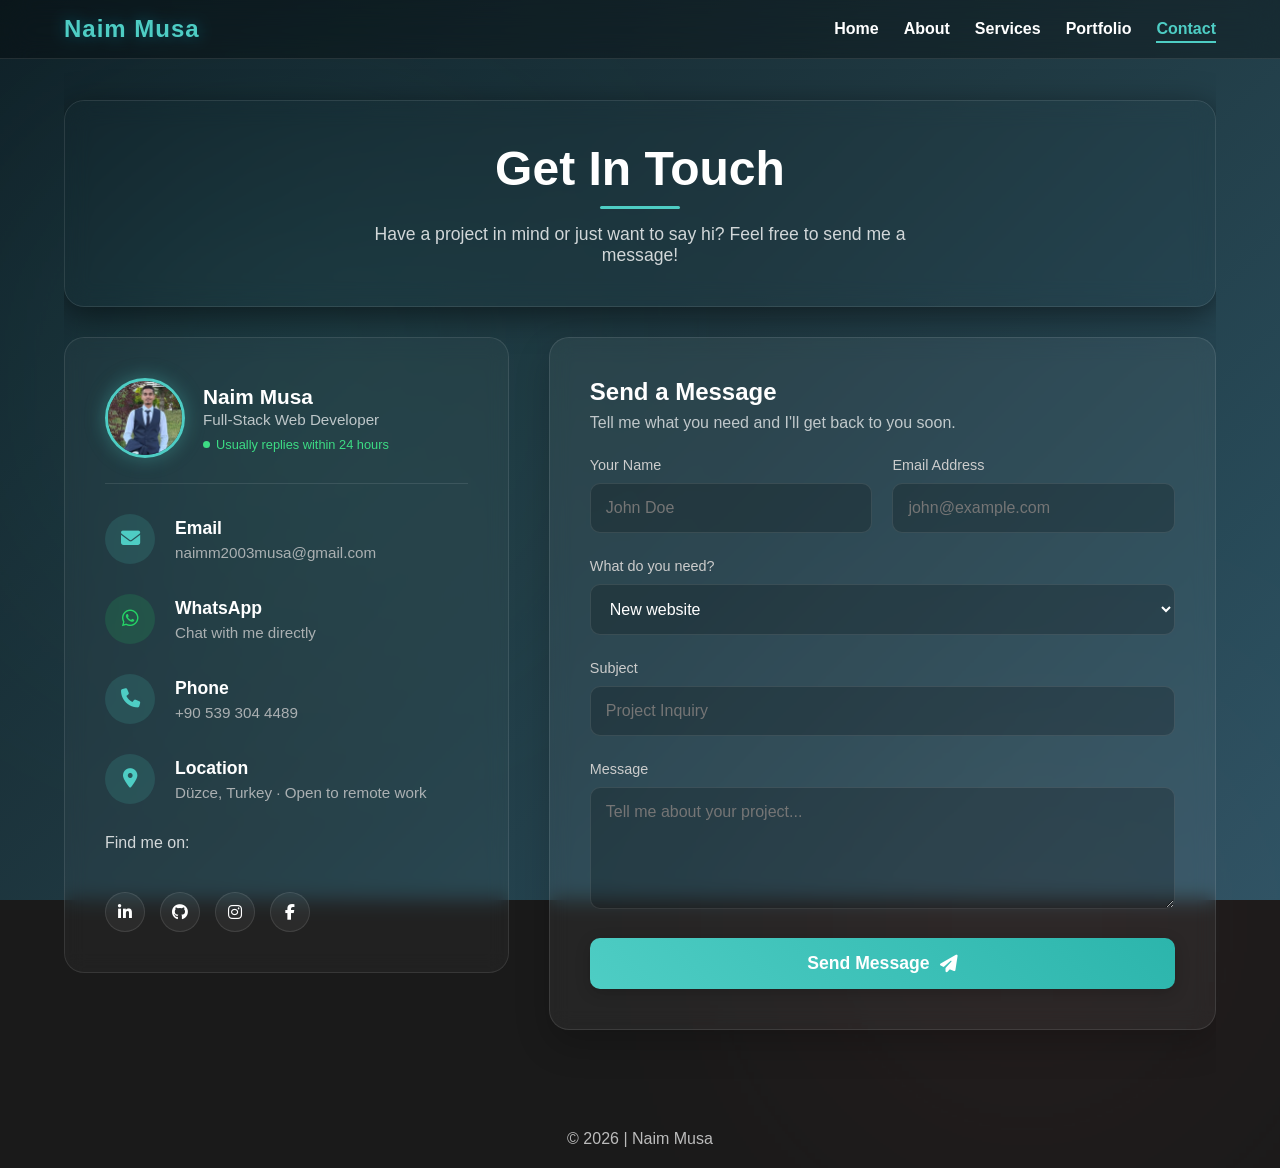
<file: contact.html>
<!DOCTYPE html>
<html lang="en">
<head>
    <meta charset="UTF-8">
    <meta name="viewport" content="width=device-width, initial-scale=1.0">
    <title>Contact | Naim Musa</title>
    <link rel="stylesheet" href="https://cdnjs.cloudflare.com/ajax/libs/font-awesome/6.7.2/css/all.min.css">
    <link rel="stylesheet" href="assets/css/style.css">
    <meta name="description" content="Get in touch with Naim Musa for your next web development project.">
    <link rel="icon" type="image/svg+xml" href="data:image/svg+xml,%3Csvg xmlns='http://www.w3.org/2000/svg' viewBox='0 0 100 100'%3E%3Crect width='100' height='100' rx='20' fill='%231a1a1a'/%3E%3Ctext x='50' y='68' font-family='Arial, sans-serif' font-size='60' font-weight='bold' fill='%234ECDC4' text-anchor='middle'%3EN%3C/text%3E%3C/svg%3E">

    <style>
        /* --- خلفية متحركة جمالية (Glowing Orbs) --- */
        body {
            position: relative;
            overflow-x: hidden;
        }

        /* الدائرة المشعة 1 */
        .glow-orb-1 {
            position: absolute;
            top: 20%;
            left: 10%;
            width: 300px;
            height: 300px;
            background: #4ECDC4;
            filter: blur(150px);
            opacity: 0.2;
            z-index: -1;
            animation: moveOrb 10s infinite alternate;
        }

        /* الدائرة المشعة 2 */
        .glow-orb-2 {
            position: absolute;
            bottom: 10%;
            right: 10%;
            width: 250px;
            height: 250px;
            background: #FF6B6B;
            filter: blur(150px);
            opacity: 0.15;
            z-index: -1;
            animation: moveOrb 8s infinite alternate-reverse;
        }

        @keyframes moveOrb {
            from { transform: translate(0, 0); }
            to { transform: translate(30px, 30px); }
        }

        /* --- تنسيق الحاوية الرئيسية --- */
        .contact-wrapper {
            display: grid;
            grid-template-columns: 1fr 1.5fr; /* العمود الأيمن (الفورم) أعرض قليلاً */
            gap: 40px;
            margin-top: 30px;
            align-items: start;
        }

        /* --- الصندوق الأيسر: معلومات الاتصال --- */
        .contact-info-box {
            background: rgba(255, 255, 255, 0.03);
            backdrop-filter: blur(10px);
            padding: 40px;
            border-radius: 20px;
            border: 1px solid rgba(255, 255, 255, 0.1);
            animation: slideInLeft 1s ease-out forwards;
        }

        .info-item {
            display: flex;
            align-items: center;
            margin-bottom: 30px;
        }

        .icon-circle {
            width: 50px;
            height: 50px;
            background: rgba(78, 205, 196, 0.15);
            border-radius: 50%;
            display: flex;
            align-items: center;
            justify-content: center;
            margin-right: 20px;
            font-size: 1.2rem;
            color: #4ECDC4;
            transition: 0.3s;
        }

        .info-item:hover .icon-circle {
            background: #4ECDC4;
            color: white;
            transform: scale(1.1);
        }

        .info-text h4 {
            font-size: 1.1rem;
            margin-bottom: 5px;
            color: #fff;
        }

        .info-text p {
            font-size: 0.95rem;
            color: #ccc;
            opacity: 0.8;
        }

        /* --- أيقونات السوشيال ميديا في الأسفل --- */
        .social-icons {
            margin-top: 40px;
            display: flex;
            gap: 15px;
        }

        .social-btn {
            width: 40px;
            height: 40px;
            border-radius: 50%;
            background: rgba(255,255,255,0.05);
            display: flex;
            align-items: center;
            justify-content: center;
            color: white;
            text-decoration: none;
            transition: 0.3s;
            border: 1px solid rgba(255,255,255,0.1);
        }

        .social-btn:hover {
            background: #4ECDC4;
            transform: translateY(-5px);
            border-color: #4ECDC4;
        }

        /* --- الصندوق الأيمن: الفورم --- */
        .contact-form-box {
            background: rgba(255, 255, 255, 0.05); /* لون أغمق قليلاً للتركيز */
            backdrop-filter: blur(10px);
            padding: 40px;
            border-radius: 20px;
            border: 1px solid rgba(255, 255, 255, 0.1);
            box-shadow: 0 15px 35px rgba(0,0,0,0.2);
            animation: slideInRight 1s ease-out forwards;
        }

        .form-group {
            margin-bottom: 25px;
            position: relative;
        }

        .form-group label {
            display: block;
            margin-bottom: 10px;
            font-size: 0.9rem;
            color: #ccc;
            font-weight: 500;
        }

        .form-group input, 
        .form-group textarea {
            width: 100%;
            padding: 15px;
            background: rgba(0, 0, 0, 0.2);
            border: 1px solid rgba(255, 255, 255, 0.1);
            border-radius: 10px;
            color: white;
            font-size: 1rem;
            transition: 0.3s;
            font-family: inherit; /* لضمان نفس الخط */
        }

        /* تأثير عند الكتابة (Focus) */
        .form-group input:focus, 
        .form-group textarea:focus {
            outline: none;
            border-color: #4ECDC4;
            background: rgba(0, 0, 0, 0.4);
            box-shadow: 0 0 10px rgba(78, 205, 196, 0.2);
        }

        /* زر الإرسال */
        .submit-btn {
            width: 100%;
            padding: 15px;
            background: linear-gradient(45deg, #4ECDC4, #2CB5AC);
            border: none;
            border-radius: 10px;
            color: white;
            font-size: 1.1rem;
            font-weight: bold;
            cursor: pointer;
            transition: 0.3s;
            margin-top: 10px;
            display: flex;
            align-items: center;
            justify-content: center;
            gap: 10px;
        }

        .submit-btn:hover {
            transform: translateY(-3px);
            box-shadow: 0 10px 20px rgba(78, 205, 196, 0.3);
            background: linear-gradient(45deg, #2CB5AC, #4ECDC4);
        }

        /* --- الانيمشن --- */
        @keyframes slideInLeft {
            from { opacity: 0; transform: translateX(-50px); }
            to { opacity: 1; transform: translateX(0); }
        }
        @keyframes slideInRight {
            from { opacity: 0; transform: translateX(50px); }
            to { opacity: 1; transform: translateX(0); }
        }
        @keyframes fadeInDown {
            from { opacity: 0; transform: translateY(-30px); }
            to { opacity: 1; transform: translateY(0); }
        }

        /* --- بطاقة التعريف أعلى معلومات الاتصال --- */
        .contact-profile {
            display: flex;
            align-items: center;
            gap: 18px;
            padding-bottom: 25px;
            margin-bottom: 30px;
            border-bottom: 1px solid rgba(255, 255, 255, 0.1);
        }

        .contact-avatar {
            width: 80px;
            height: 80px;
            border-radius: 50%;
            object-fit: cover;
            object-position: center 15%;
            border: 3px solid #4ECDC4;
            box-shadow: 0 0 20px rgba(78, 205, 196, 0.35);
            flex-shrink: 0;
        }

        .contact-profile h3 { font-size: 1.3rem; margin-bottom: 2px; }
        .contact-profile p  { opacity: 0.7; font-size: 0.95rem; margin-bottom: 6px; }

        .reply-note {
            display: inline-flex;
            align-items: center;
            gap: 6px;
            font-size: 0.8rem;
            color: #3ddc84;
        }

        .reply-note .dot {
            width: 7px;
            height: 7px;
            border-radius: 50%;
            background: #3ddc84;
        }

        a.info-item { color: inherit; }
        a.info-item:hover .info-text p { color: #4ECDC4; opacity: 1; }

        .icon-circle.whatsapp { background: rgba(37, 211, 102, 0.15); color: #25D366; }
        .info-item:hover .icon-circle.whatsapp { background: #25D366; color: #fff; }

        .form-row {
            display: grid;
            grid-template-columns: 1fr 1fr;
            gap: 20px;
        }

        .form-group select {
            width: 100%;
            padding: 15px;
            background: rgba(0, 0, 0, 0.2);
            border: 1px solid rgba(255, 255, 255, 0.1);
            border-radius: 10px;
            color: white;
            font-size: 1rem;
            font-family: inherit;
        }

        .form-group select:focus {
            outline: none;
            border-color: #4ECDC4;
        }

        .form-group select option { background: #1a1a1a; }

        .form-success {
            display: flex;
            align-items: center;
            gap: 10px;
            padding: 14px 18px;
            margin-bottom: 20px;
            border-radius: 10px;
            background: rgba(61, 220, 132, 0.12);
            border: 1px solid rgba(61, 220, 132, 0.4);
            color: #3ddc84;
        }

        .form-success[hidden] { display: none; }

        /* --- التجاوب مع الموبايل --- */
        @media (max-width: 768px) {
            .contact-wrapper {
                grid-template-columns: 1fr; /* عمود واحد */
            }
            .form-row {
                grid-template-columns: 1fr;
                gap: 0;
            }
            .contact-info-box,
            .contact-form-box {
                padding: 28px 22px;
            }
            .contact-info-box {
                margin-bottom: 20px; /* مسافة بين الصندوقين */
            }
        }

    </style>
</head>
<body>

    <div class="glow-orb-1"></div>
    <div class="glow-orb-2"></div>

    <nav class="navbar">
        <div class="logo">Naim Musa</div>
        <div class="nav-links">
            <a href="index.html">Home</a>
            <a href="about.html">About</a>
            <a href="services.html">Services</a>
            <a href="portfolio.html">Portfolio</a>
            <a href="contact.html" class="active">Contact</a>
        </div>
    </nav>

    <div class="container">
        <div class="box" style="text-align: center; margin-bottom: 0; background: transparent; animation: fadeInDown 1s ease-out;">
            <h2 style="font-size: 3rem; margin-bottom: 10px;">Get In Touch</h2>
            <hr style="border: 0; height: 3px; background: #4ECDC4; width: 80px; margin: 0 auto 15px auto; border-radius: 2px;">
            <p style="opacity: 0.8; font-size: 1.1rem; max-width: 600px; margin: 0 auto;">
                Have a project in mind or just want to say hi? Feel free to send me a message!
            </p>
        </div>

        <div class="contact-wrapper">
            
            <div class="contact-info-box">
                <div class="contact-profile">
                    <img src="assets/images/naim.jpg" alt="Naim Musa" class="contact-avatar">
                    <div>
                        <h3>Naim Musa</h3>
                        <p>Full-Stack Web Developer</p>
                        <span class="reply-note"><span class="dot"></span> Usually replies within 24 hours</span>
                    </div>
                </div>

                <a href="mailto:naimm2003musa@gmail.com" class="info-item">
                    <div class="icon-circle">
                        <i class="fa-solid fa-envelope"></i>
                    </div>
                    <div class="info-text">
                        <h4>Email</h4>
                        <p>naimm2003musa@gmail.com</p>
                    </div>
                </a>

                <a href="https://wa.me/905393044489" target="_blank" rel="noopener" class="info-item">
                    <div class="icon-circle whatsapp">
                        <i class="fa-brands fa-whatsapp"></i>
                    </div>
                    <div class="info-text">
                        <h4>WhatsApp</h4>
                        <p>Chat with me directly</p>
                    </div>
                </a>

                <a href="tel:+905393044489" class="info-item">
                    <div class="icon-circle">
                        <i class="fa-solid fa-phone"></i>
                    </div>
                    <div class="info-text">
                        <h4>Phone</h4>
                        <p>+90 539 304 4489</p>
                    </div>
                </a>

                <div class="info-item">
                    <div class="icon-circle">
                        <i class="fa-solid fa-location-dot"></i>
                    </div>
                    <div class="info-text">
                        <h4>Location</h4>
                        <p>Düzce, Turkey · Open to remote work</p>
                    </div>
                </div>

                <div style="margin-top: 30px;">
                    <p style="margin-bottom: 15px; opacity: 0.8;">Find me on:</p>
                    <div class="social-icons">
                        <a href="https://www.linkedin.com/in/naim-musaa%C4%9Fa-a05373255/" target="_blank" rel="noopener" class="social-btn" aria-label="LinkedIn"><i class="fa-brands fa-linkedin-in"></i></a>
                        <a href="https://github.com/NaimMusaaga" target="_blank" rel="noopener" class="social-btn" aria-label="GitHub"><i class="fa-brands fa-github"></i></a>
                        <a href="https://www.instagram.com/naim_musa_aga?igsh=MXNqYWZid2JtYnkyZA==" target="_blank" rel="noopener" class="social-btn" aria-label="Instagram"><i class="fa-brands fa-instagram"></i></a>
                        <a href="https://www.facebook.com/share/1Fbq56BLe5/" target="_blank" rel="noopener" class="social-btn" aria-label="Facebook"><i class="fa-brands fa-facebook-f"></i></a>
                    </div>
                </div>
            </div>

            <div class="contact-form-box">
                <h3 style="margin-bottom: 8px; font-size: 1.5rem;">Send a Message</h3>
                <p style="opacity: 0.7; margin-bottom: 25px;">Tell me what you need and I'll get back to you soon.</p>

                <div class="form-success" id="form-success" hidden>
                    <i class="fa-solid fa-circle-check"></i> Thanks! Your message was sent — I'll reply soon.
                </div>

                <form action="https://formsubmit.co/naimm2003musa@gmail.com" method="POST">
                    <input type="text" name="_honey" style="display:none">
                    <input type="hidden" name="_captcha" value="false">
                    <input type="hidden" name="_template" value="table">
                    <input type="hidden" name="_subject" value="New message from your portfolio">
                    <input type="hidden" name="_next" value="https://naimmusaaga.github.io/My-portfolio/contact.html?sent=1">

                    <div class="form-row">
                        <div class="form-group">
                            <label for="name">Your Name</label>
                            <input type="text" name="name" id="name" placeholder="John Doe" required>
                        </div>

                        <div class="form-group">
                            <label for="email">Email Address</label>
                            <input type="email" name="email" id="email" placeholder="john@example.com" required>
                        </div>
                    </div>

                    <div class="form-group">
                        <label for="service">What do you need?</label>
                        <select name="service" id="service">
                            <option>New website</option>
                            <option>Web application</option>
                            <option>Redesign / fix an existing site</option>
                            <option>Other</option>
                        </select>
                    </div>

                    <div class="form-group">
                        <label for="subject">Subject</label>
                        <input type="text" name="subject" id="subject" placeholder="Project Inquiry" required>
                    </div>

                    <div class="form-group">
                        <label for="message">Message</label>
                        <textarea name="message" id="message" cols="30" rows="5" placeholder="Tell me about your project..." required></textarea>
                    </div>

                    <button type="submit" class="submit-btn">
                        Send Message <i class="fa-solid fa-paper-plane"></i>
                    </button>
                </form>
            </div>

        </div>
    </div>

    <footer style="text-align: center; padding: 20px; margin-top: 40px; color: var(--text-color); opacity: 0.7;">
        <p>&copy; 2026 | Naim Musa</p>
    </footer>

    <script>
        // إظهار رسالة النجاح بعد الرجوع من formsubmit
        if (new URLSearchParams(location.search).has('sent')) {
            document.getElementById('form-success').hidden = false;
        }
    </script>
</body>
</html>
</file>
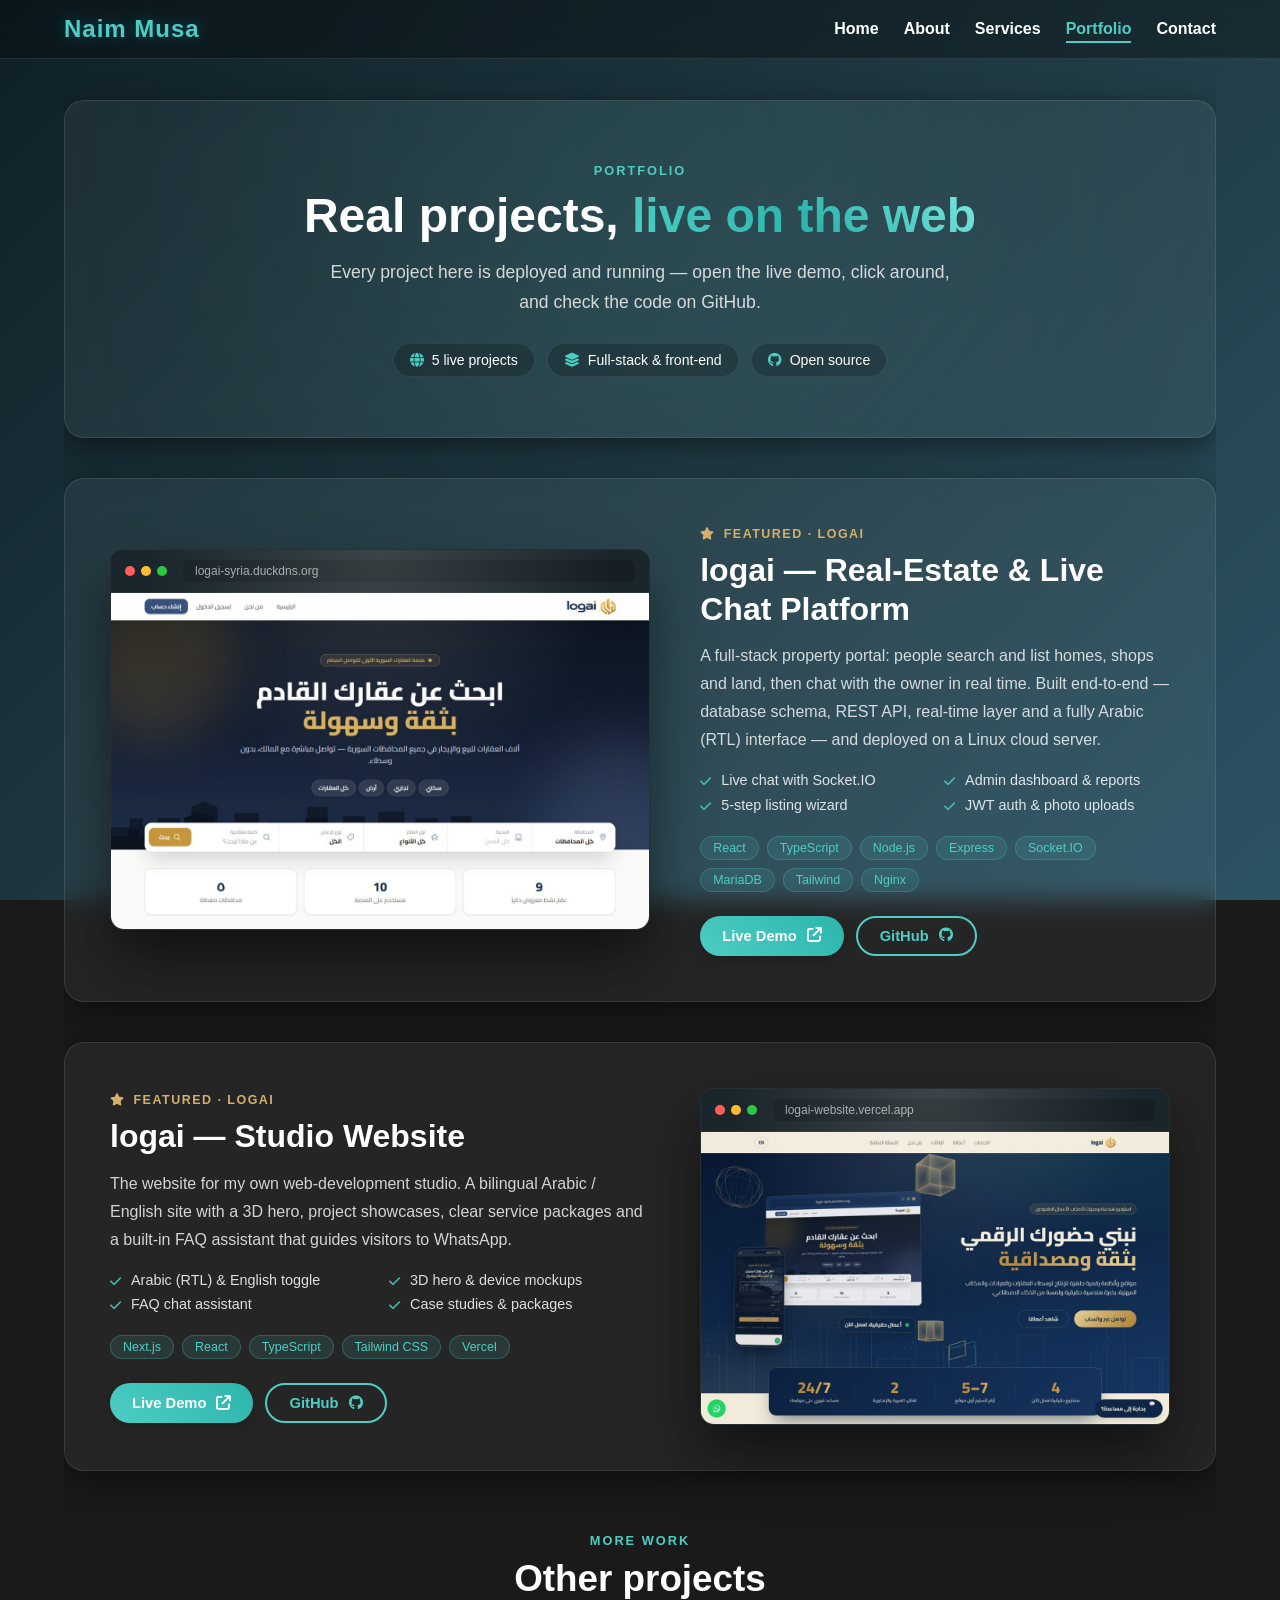
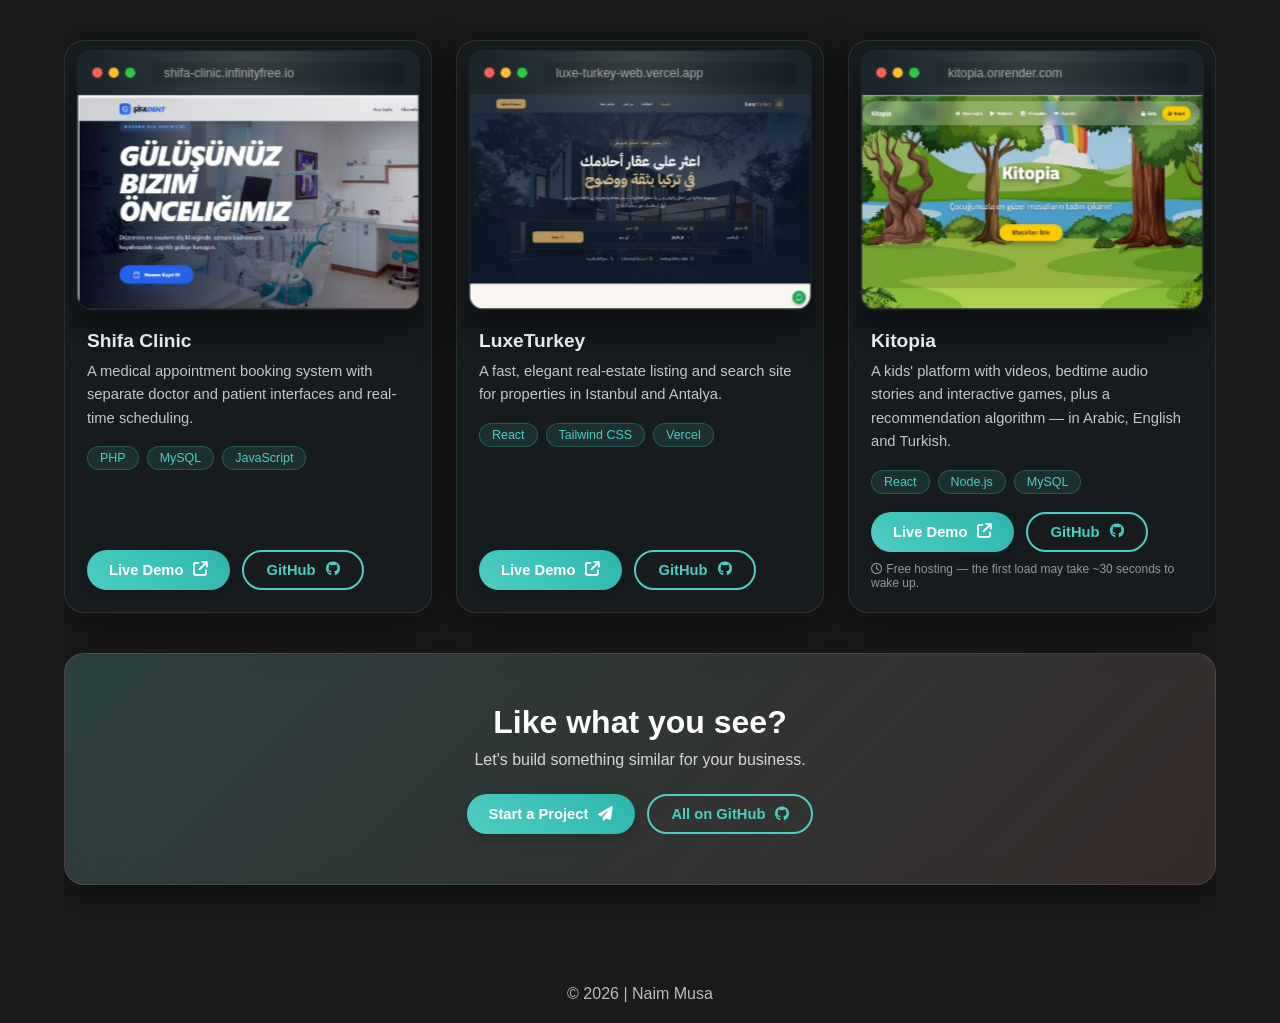
<file: portfolio.html>
<!DOCTYPE html>
<html lang="en">
<head>
    <meta charset="UTF-8">
    <meta name="viewport" content="width=device-width, initial-scale=1.0">
    <title>Portfolio | Naim Musa</title>
    <link rel="stylesheet" href="https://cdnjs.cloudflare.com/ajax/libs/font-awesome/6.7.2/css/all.min.css">
    <link rel="stylesheet" href="assets/css/style.css">
    <meta name="description" content="Live projects by Naim Musa: the logai real-estate platform, the logai studio website, Shifa Clinic, LuxeTurkey and Kitopia.">
    <link rel="icon" type="image/svg+xml" href="data:image/svg+xml,%3Csvg xmlns='http://www.w3.org/2000/svg' viewBox='0 0 100 100'%3E%3Crect width='100' height='100' rx='20' fill='%231a1a1a'/%3E%3Ctext x='50' y='68' font-family='Arial, sans-serif' font-size='60' font-weight='bold' fill='%234ECDC4' text-anchor='middle'%3EN%3C/text%3E%3C/svg%3E">

    <style>
        .page-stats {
            display: flex;
            justify-content: center;
            flex-wrap: wrap;
            gap: 12px;
            margin-top: 25px;
            position: relative;
        }
        .page-stats span {
            display: inline-flex;
            align-items: center;
            gap: 8px;
            padding: 8px 16px;
            border-radius: 50px;
            font-size: 0.88rem;
            background: rgba(0, 0, 0, 0.2);
            border: 1px solid rgba(255, 255, 255, 0.08);
        }
        .page-stats i { color: var(--accent-color); }

        /* =========================================
           شاشة المتصفح الـ 3D حول صورة المشروع
           ========================================= */
        .browser {
            border-radius: 14px;
            overflow: hidden;
            background: #10181c;
            border: 1px solid rgba(255, 255, 255, 0.1);
            box-shadow: 0 30px 60px rgba(0, 0, 0, 0.5);
            position: relative;
        }

        .browser-bar {
            display: flex;
            align-items: center;
            gap: 6px;
            padding: 10px 14px;
            background: #1b262c;
            border-bottom: 1px solid rgba(255, 255, 255, 0.06);
        }
        .browser-bar i { width: 10px; height: 10px; border-radius: 50%; display: inline-block; }
        .browser-bar i:nth-child(1) { background: #ff5f57; }
        .browser-bar i:nth-child(2) { background: #febc2e; }
        .browser-bar i:nth-child(3) { background: #28c840; }
        .browser-bar span {
            flex: 1;
            margin-left: 10px;
            padding: 4px 12px;
            border-radius: 6px;
            background: rgba(0, 0, 0, 0.3);
            font-size: 0.75rem;
            opacity: 0.6;
            white-space: nowrap;
            overflow: hidden;
            text-overflow: ellipsis;
        }

        .browser img {
            width: 100%;
            aspect-ratio: 16 / 10;
            object-fit: cover;
            object-position: top;
        }

        /* لمعة تلحق الماوس */
        .browser::after {
            content: '';
            position: absolute;
            inset: 0;
            pointer-events: none;
            background: radial-gradient(circle at var(--mx, 50%) var(--my, 0%), rgba(255, 255, 255, 0.14), transparent 50%);
        }

        /* =========================================
           المشاريع المميزة (logai)
           ========================================= */
        .featured {
            display: grid;
            grid-template-columns: 1.15fr 1fr;
            gap: 50px;
            align-items: center;
            text-align: left;
            padding: 45px;
        }
        .featured.flip .featured-media { order: 2; }

        .project-label {
            display: inline-flex;
            align-items: center;
            gap: 8px;
            font-size: 0.78rem;
            font-weight: 700;
            letter-spacing: 1.5px;
            text-transform: uppercase;
            color: #D4B06A;
            margin-bottom: 10px;
        }

        .featured h2 { font-size: 2rem; line-height: 1.2; margin-bottom: 14px; }
        .featured p  { opacity: 0.8; line-height: 1.75; margin-bottom: 18px; }

        .feature-list {
            display: grid;
            grid-template-columns: 1fr 1fr;
            gap: 8px 18px;
            margin-bottom: 22px;
        }
        .feature-list li { display: flex; gap: 10px; font-size: 0.9rem; opacity: 0.85; }
        .feature-list i { color: var(--accent-color); margin-top: 4px; font-size: 0.8rem; }

        .tags { display: flex; flex-wrap: wrap; gap: 8px; margin-bottom: 24px; }
        .tags span {
            font-size: 0.78rem;
            padding: 4px 12px;
            border-radius: 50px;
            background: rgba(78, 205, 196, 0.12);
            border: 1px solid rgba(78, 205, 196, 0.25);
            color: var(--accent-color);
        }

        .project-actions { display: flex; flex-wrap: wrap; gap: 12px; }
        .project-actions .submit-btn,
        .project-actions .btn-outline { padding: 10px 22px; font-size: 0.92rem; }

        /* =========================================
           باقي المشاريع
           ========================================= */
        .work-grid {
            display: grid;
            grid-template-columns: repeat(3, 1fr);
            gap: 24px;
            margin-bottom: 40px;
        }
        .work-grid > .reveal { perspective: 1200px; }

        .work-card {
            height: 100%;
            display: flex;
            flex-direction: column;
            border-radius: 20px;
            padding: 16px;
            text-align: left;
            background: rgba(20, 30, 36, 0.55);
            border: 1px solid var(--glass-border);
            box-shadow: var(--glass-shadow);
        }
        .work-card:hover { border-color: rgba(78, 205, 196, 0.5); }

        .work-card .browser { box-shadow: 0 18px 35px rgba(0, 0, 0, 0.45); }

        .work-body { padding: 20px 6px 6px; display: flex; flex-direction: column; flex: 1; }
        .work-body h3 { font-size: 1.2rem; margin-bottom: 8px; }
        .work-body p  { opacity: 0.75; line-height: 1.6; font-size: 0.92rem; margin-bottom: 16px; }
        .work-body .tags { margin-bottom: 18px; }
        .work-body .project-actions { margin-top: auto; }

        .note {
            display: block;
            font-size: 0.75rem;
            opacity: 0.55;
            margin-top: 10px;
        }

        /* =========================================
           CTA
           ========================================= */
        .work-cta { text-align: center; padding: 50px 30px; background: linear-gradient(135deg, rgba(78, 205, 196, 0.16), rgba(255, 107, 107, 0.08)), var(--glass-bg); }
        .work-cta h2 { font-size: 2rem; margin-bottom: 10px; }
        .work-cta p  { opacity: 0.8; margin-bottom: 25px; }
        .work-cta .project-actions { justify-content: center; }

        /* =========================================
           RESPONSIVE
           ========================================= */
        @media (max-width: 1000px) {
            .featured { grid-template-columns: 1fr; gap: 30px; padding: 30px 22px; }
            .featured.flip .featured-media { order: 0; }
            .work-grid { grid-template-columns: repeat(2, 1fr); }
        }

        @media (max-width: 640px) {
            .work-grid { grid-template-columns: 1fr; }
            .feature-list { grid-template-columns: 1fr; }
            .featured h2 { font-size: 1.6rem; }
        }
    </style>
</head>
<body>

    <nav class="navbar">
        <div class="logo">Naim Musa</div>
        <div class="nav-links">
            <a href="index.html">Home</a>
            <a href="about.html">About</a>
            <a href="services.html">Services</a>
            <a href="portfolio.html" class="active">Portfolio</a>
            <a href="contact.html">Contact</a>
        </div>
    </nav>

    <div class="container">

        <!-- HEADER -->
        <section class="box page-head reveal">
            <span class="section-tag">Portfolio</span>
            <h1>Real projects, <span class="gradient-text">live on the web</span></h1>
            <p>Every project here is deployed and running — open the live demo, click around, and check the code on GitHub.</p>
            <div class="page-stats">
                <span><i class="fa-solid fa-globe"></i> 5 live projects</span>
                <span><i class="fa-solid fa-layer-group"></i> Full-stack &amp; front-end</span>
                <span><i class="fa-brands fa-github"></i> Open source</span>
            </div>
        </section>

        <!-- FEATURED 1: logai real-estate platform -->
        <section class="box featured reveal">
            <div class="featured-media scene">
                <div class="browser" data-tilt data-tilt-max="8">
                    <div class="browser-bar"><i></i><i></i><i></i><span>logai-syria.duckdns.org</span></div>
                    <img src="assets/images/projects/logai-syria.jpg" alt="logai real-estate platform homepage" loading="lazy">
                </div>
            </div>

            <div>
                <span class="project-label"><i class="fa-solid fa-star"></i> Featured · logai</span>
                <h2>logai — Real-Estate &amp; Live Chat Platform</h2>
                <p>
                    A full-stack property portal: people search and list homes, shops and land, then chat with the owner in real time.
                    Built end-to-end — database schema, REST API, real-time layer and a fully Arabic (RTL) interface — and deployed on a Linux cloud server.
                </p>
                <ul class="feature-list">
                    <li><i class="fa-solid fa-check"></i>Live chat with Socket.IO</li>
                    <li><i class="fa-solid fa-check"></i>Admin dashboard &amp; reports</li>
                    <li><i class="fa-solid fa-check"></i>5-step listing wizard</li>
                    <li><i class="fa-solid fa-check"></i>JWT auth &amp; photo uploads</li>
                </ul>
                <div class="tags">
                    <span>React</span><span>TypeScript</span><span>Node.js</span><span>Express</span><span>Socket.IO</span><span>MariaDB</span><span>Tailwind</span><span>Nginx</span>
                </div>
                <div class="project-actions">
                    <a href="https://logai-syria.duckdns.org/" target="_blank" rel="noopener" class="submit-btn">Live Demo <i class="fa-solid fa-arrow-up-right-from-square"></i></a>
                    <a href="https://github.com/NaimMusaaga/real-estate-platform" target="_blank" rel="noopener" class="btn-outline">GitHub <i class="fa-brands fa-github"></i></a>
                </div>
            </div>
        </section>

        <!-- FEATURED 2: logai studio website -->
        <section class="box featured flip reveal">
            <div class="featured-media scene">
                <div class="browser" data-tilt data-tilt-max="8">
                    <div class="browser-bar"><i></i><i></i><i></i><span>logai-website.vercel.app</span></div>
                    <img src="assets/images/projects/logai-website.jpg" alt="logai studio website homepage" loading="lazy">
                </div>
            </div>

            <div>
                <span class="project-label"><i class="fa-solid fa-star"></i> Featured · logai</span>
                <h2>logai — Studio Website</h2>
                <p>
                    The website for my own web-development studio. A bilingual Arabic / English site with a 3D hero, project showcases,
                    clear service packages and a built-in FAQ assistant that guides visitors to WhatsApp.
                </p>
                <ul class="feature-list">
                    <li><i class="fa-solid fa-check"></i>Arabic (RTL) &amp; English toggle</li>
                    <li><i class="fa-solid fa-check"></i>3D hero &amp; device mockups</li>
                    <li><i class="fa-solid fa-check"></i>FAQ chat assistant</li>
                    <li><i class="fa-solid fa-check"></i>Case studies &amp; packages</li>
                </ul>
                <div class="tags">
                    <span>Next.js</span><span>React</span><span>TypeScript</span><span>Tailwind CSS</span><span>Vercel</span>
                </div>
                <div class="project-actions">
                    <a href="https://logai-website.vercel.app/" target="_blank" rel="noopener" class="submit-btn">Live Demo <i class="fa-solid fa-arrow-up-right-from-square"></i></a>
                    <a href="https://github.com/NaimMusaaga/logai-website" target="_blank" rel="noopener" class="btn-outline">GitHub <i class="fa-brands fa-github"></i></a>
                </div>
            </div>
        </section>

        <!-- OTHER PROJECTS -->
        <div class="section-head reveal" style="margin-top: 60px;">
            <span class="section-tag">More work</span>
            <h2>Other projects</h2>
        </div>

        <section class="work-grid">
            <div class="reveal">
                <article class="work-card" data-tilt data-tilt-max="6">
                    <div class="browser depth-1">
                        <div class="browser-bar"><i></i><i></i><i></i><span>shifa-clinic.infinityfree.io</span></div>
                        <img src="assets/images/projects/shifa-clinic.jpg" alt="Shifa Clinic booking system" loading="lazy">
                    </div>
                    <div class="work-body">
                        <h3>Shifa Clinic</h3>
                        <p>A medical appointment booking system with separate doctor and patient interfaces and real-time scheduling.</p>
                        <div class="tags"><span>PHP</span><span>MySQL</span><span>JavaScript</span></div>
                        <div class="project-actions">
                            <a href="https://shifa-clinic.infinityfree.io/" target="_blank" rel="noopener" class="submit-btn">Live Demo <i class="fa-solid fa-arrow-up-right-from-square"></i></a>
                            <a href="https://github.com/NaimMusaaga/shifa-clinic" target="_blank" rel="noopener" class="btn-outline">GitHub <i class="fa-brands fa-github"></i></a>
                        </div>
                    </div>
                </article>
            </div>

            <div class="reveal">
                <article class="work-card" data-tilt data-tilt-max="6">
                    <div class="browser depth-1">
                        <div class="browser-bar"><i></i><i></i><i></i><span>luxe-turkey-web.vercel.app</span></div>
                        <img src="assets/images/projects/luxe-turkey.jpg" alt="LuxeTurkey real-estate website" loading="lazy">
                    </div>
                    <div class="work-body">
                        <h3>LuxeTurkey</h3>
                        <p>A fast, elegant real-estate listing and search site for properties in Istanbul and Antalya.</p>
                        <div class="tags"><span>React</span><span>Tailwind CSS</span><span>Vercel</span></div>
                        <div class="project-actions">
                            <a href="https://luxe-turkey-web.vercel.app/" target="_blank" rel="noopener" class="submit-btn">Live Demo <i class="fa-solid fa-arrow-up-right-from-square"></i></a>
                            <a href="https://github.com/NaimMusaaga/LuxeTurkey-Web" target="_blank" rel="noopener" class="btn-outline">GitHub <i class="fa-brands fa-github"></i></a>
                        </div>
                    </div>
                </article>
            </div>

            <div class="reveal">
                <article class="work-card" data-tilt data-tilt-max="6">
                    <div class="browser depth-1">
                        <div class="browser-bar"><i></i><i></i><i></i><span>kitopia.onrender.com</span></div>
                        <img src="assets/images/projects/kitopia.jpg" alt="Kitopia kids platform" loading="lazy">
                    </div>
                    <div class="work-body">
                        <h3>Kitopia</h3>
                        <p>A kids' platform with videos, bedtime audio stories and interactive games, plus a recommendation algorithm — in Arabic, English and Turkish.</p>
                        <div class="tags"><span>React</span><span>Node.js</span><span>MySQL</span></div>
                        <div class="project-actions">
                            <a href="https://kitopia.onrender.com/" target="_blank" rel="noopener" class="submit-btn">Live Demo <i class="fa-solid fa-arrow-up-right-from-square"></i></a>
                            <a href="https://github.com/NaimMusaaga/kids-Kitopia" target="_blank" rel="noopener" class="btn-outline">GitHub <i class="fa-brands fa-github"></i></a>
                        </div>
                        <span class="note"><i class="fa-regular fa-clock"></i> Free hosting — the first load may take ~30 seconds to wake up.</span>
                    </div>
                </article>
            </div>
        </section>

        <!-- CTA -->
        <section class="box work-cta reveal">
            <h2>Like what you see?</h2>
            <p>Let's build something similar for your business.</p>
            <div class="project-actions">
                <a href="contact.html" class="submit-btn">Start a Project <i class="fa-solid fa-paper-plane"></i></a>
                <a href="https://github.com/NaimMusaaga" target="_blank" rel="noopener" class="btn-outline">All on GitHub <i class="fa-brands fa-github"></i></a>
            </div>
        </section>

    </div>

    <footer style="text-align: center; padding: 20px; opacity: 0.7;">
        <p>&copy; 2026 | Naim Musa</p>
    </footer>

    <script src="assets/js/effects.js"></script>
</body>
</html>
</file>
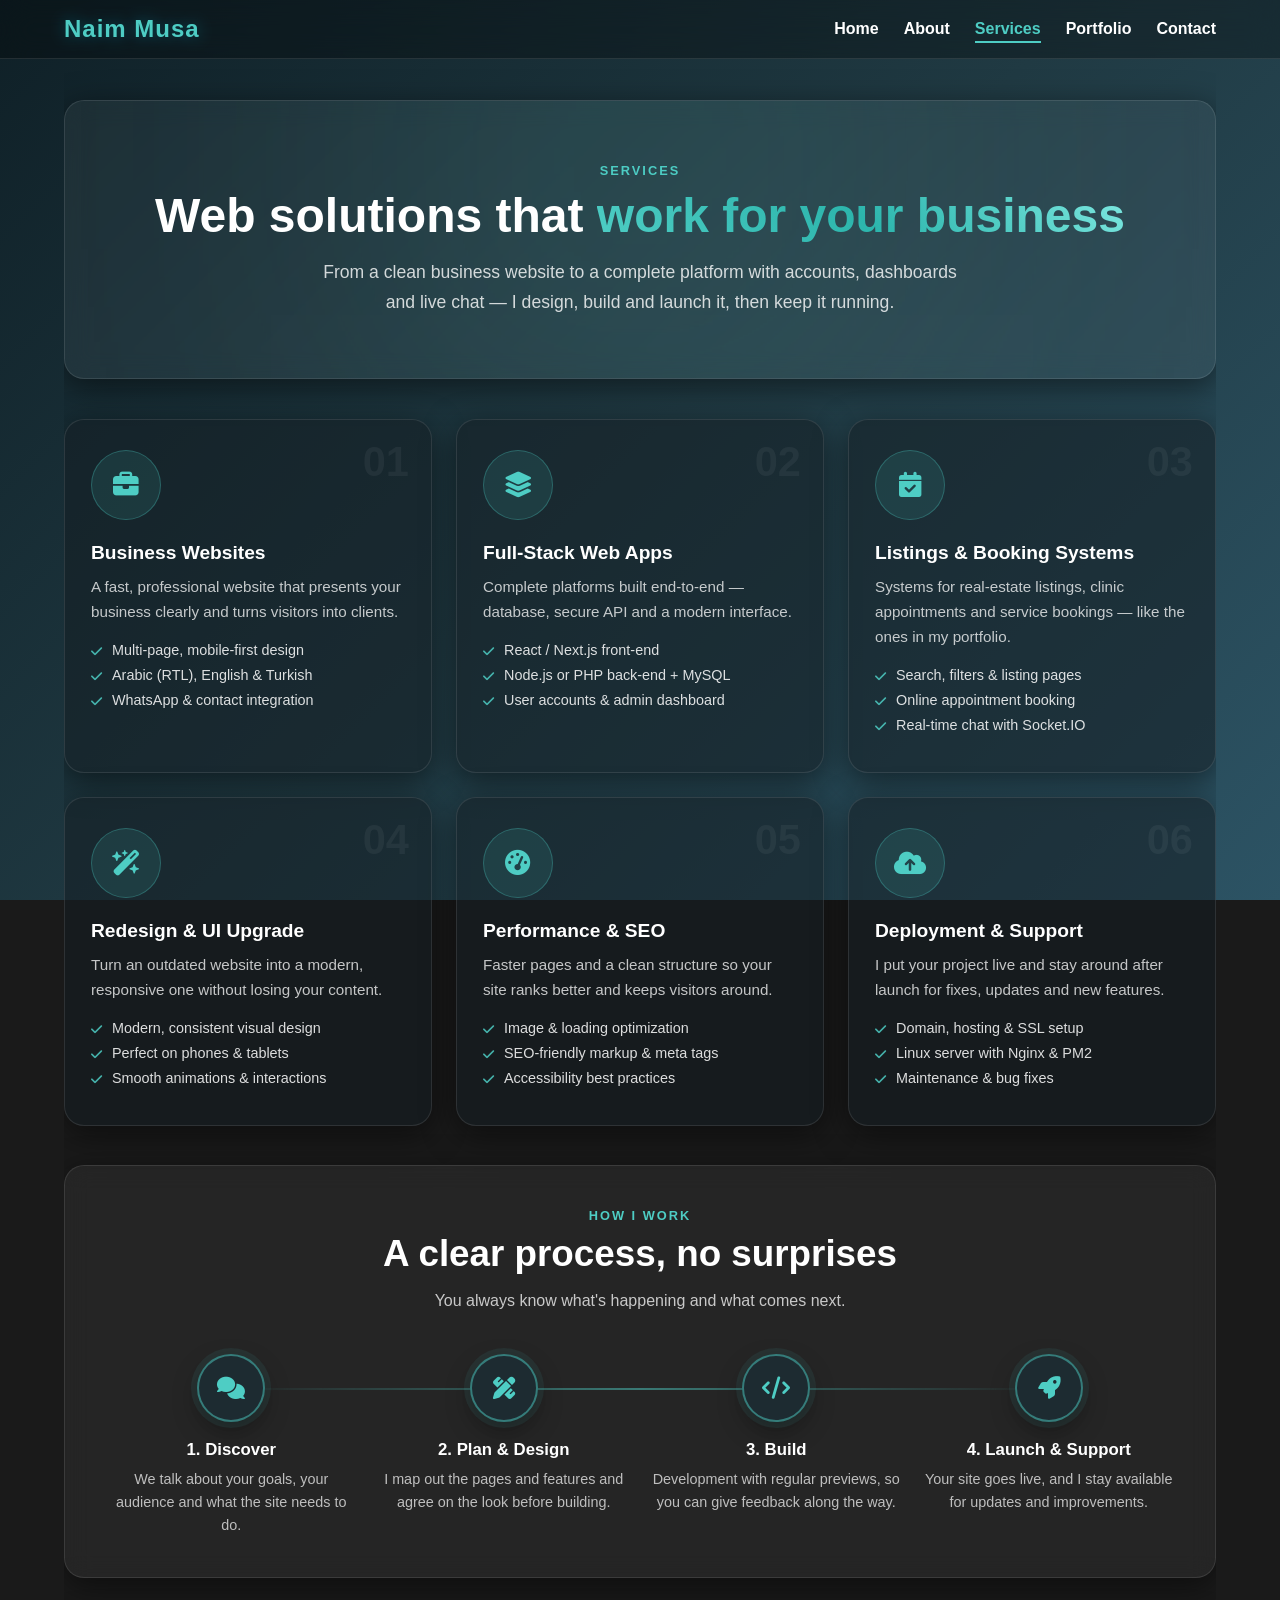
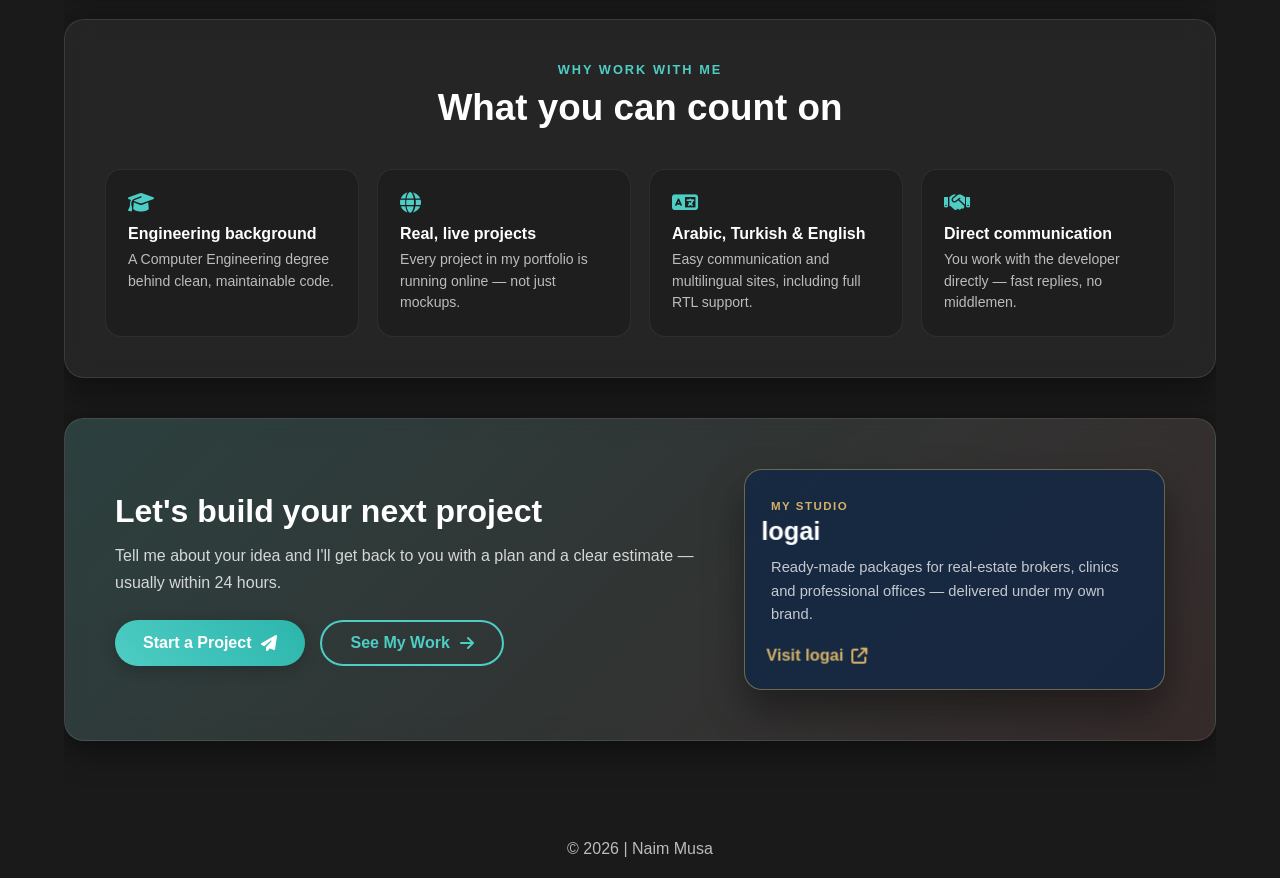
<file: services.html>
<!DOCTYPE html>
<html lang="en">
<head>
    <meta charset="UTF-8">
    <meta name="viewport" content="width=device-width, initial-scale=1.0">
    <title>Services | Naim Musa</title>
    <link rel="stylesheet" href="https://cdnjs.cloudflare.com/ajax/libs/font-awesome/6.7.2/css/all.min.css">
    <link rel="stylesheet" href="assets/css/style.css">
    <meta name="description" content="Web development services by Naim Musa: business websites, full-stack web applications, booking systems, redesigns, deployment and ongoing support.">
    <link rel="icon" type="image/svg+xml" href="data:image/svg+xml,%3Csvg xmlns='http://www.w3.org/2000/svg' viewBox='0 0 100 100'%3E%3Crect width='100' height='100' rx='20' fill='%231a1a1a'/%3E%3Ctext x='50' y='68' font-family='Arial, sans-serif' font-size='60' font-weight='bold' fill='%234ECDC4' text-anchor='middle'%3EN%3C/text%3E%3C/svg%3E">

    <style>
        /* =========================================
           1. SERVICES GRID
           ========================================= */
        .services-grid {
            display: grid;
            grid-template-columns: repeat(3, 1fr);
            gap: 24px;
            margin-bottom: 40px;
        }

        .services-grid > .reveal { perspective: 1200px; }

        .service-card {
            height: 100%;
            position: relative;
            padding: 30px 26px;
            border-radius: 20px;
            text-align: left;
            background: rgba(20, 30, 36, 0.55);
            border: 1px solid var(--glass-border);
            box-shadow: var(--glass-shadow);
            overflow: hidden;
        }

        /* لمعة تلحق الماوس */
        .service-card::before {
            content: '';
            position: absolute;
            inset: 0;
            background: radial-gradient(circle at var(--mx, 50%) var(--my, 0%), rgba(78, 205, 196, 0.16), transparent 60%);
            opacity: 0;
            transition: opacity 0.3s;
            pointer-events: none;
        }
        .service-card:hover::before { opacity: 1; }
        .service-card:hover { border-color: rgba(78, 205, 196, 0.5); }

        /* الأيقونة الدائرية — عند الهوفر بتتعبّى بلون وبيطلع حولها هالة والأيقونة بتلف */
        .service-icon {
            width: 70px;
            height: 70px;
            border-radius: 50%;
            display: flex;
            align-items: center;
            justify-content: center;
            font-size: 1.6rem;
            color: #4ECDC4;
            background: rgba(78, 205, 196, 0.12);
            border: 1px solid rgba(78, 205, 196, 0.3);
            margin-bottom: 22px;
            transition: background 0.4s ease, box-shadow 0.4s ease, color 0.4s ease;
        }

        .service-card:hover .service-icon {
            background: linear-gradient(135deg, #4ECDC4, #2CB5AC);
            color: #fff;
            box-shadow: 0 0 0 8px rgba(78, 205, 196, 0.15), 0 14px 28px rgba(78, 205, 196, 0.35);
        }

        .service-card:hover .service-icon i {
            animation: spinIcon 0.6s ease-in-out;
        }

        @keyframes spinIcon {
            0%   { transform: rotate(0deg) scale(1); }
            50%  { transform: rotate(180deg) scale(1.2); }
            100% { transform: rotate(360deg) scale(1); }
        }

        .service-card h3 { font-size: 1.2rem; margin-bottom: 10px; transition: color 0.3s; }
        .service-card:hover h3 { color: #4ECDC4; }
        .service-card p  { opacity: 0.75; line-height: 1.65; font-size: 0.95rem; margin-bottom: 18px; }

        .service-list li {
            display: flex;
            align-items: flex-start;
            gap: 10px;
            font-size: 0.9rem;
            opacity: 0.85;
            margin-bottom: 8px;
        }
        .service-list i { color: var(--accent-color); margin-top: 4px; font-size: 0.8rem; }

        .service-num {
            position: absolute;
            top: 18px;
            right: 22px;
            font-size: 2.6rem;
            font-weight: 800;
            color: rgba(255, 255, 255, 0.05);
        }

        /* =========================================
           2. PROCESS
           ========================================= */
        .process {
            display: grid;
            grid-template-columns: repeat(4, 1fr);
            gap: 20px;
            position: relative;
        }

        .process::before {
            content: '';
            position: absolute;
            top: 34px;
            left: 12%;
            right: 12%;
            height: 2px;
            background: linear-gradient(to right, transparent, rgba(78, 205, 196, 0.5), transparent);
        }

        .process-step { text-align: center; position: relative; }

        .process-num {
            width: 68px;
            height: 68px;
            margin: 0 auto 18px;
            border-radius: 50%;
            display: flex;
            align-items: center;
            justify-content: center;
            font-size: 1.4rem;
            color: var(--accent-color);
            background: #1d2b31;
            border: 2px solid rgba(78, 205, 196, 0.5);
            box-shadow: 0 0 0 6px rgba(78, 205, 196, 0.08), 0 10px 25px rgba(0, 0, 0, 0.35);
        }

        .process-step h3 { font-size: 1.05rem; margin-bottom: 8px; }
        .process-step p  { opacity: 0.7; font-size: 0.9rem; line-height: 1.6; }

        /* =========================================
           3. WHY ME
           ========================================= */
        .why-grid {
            display: grid;
            grid-template-columns: repeat(4, 1fr);
            gap: 18px;
        }

        .why-item {
            padding: 22px;
            border-radius: 16px;
            text-align: left;
            background: rgba(0, 0, 0, 0.18);
            border: 1px solid rgba(255, 255, 255, 0.07);
        }
        .why-item i { font-size: 1.3rem; color: var(--accent-color); margin-bottom: 12px; display: block; }
        .why-item h3 { font-size: 1rem; margin-bottom: 6px; }
        .why-item p { opacity: 0.7; font-size: 0.88rem; line-height: 1.55; }

        /* =========================================
           4. LOGAI + CTA
           ========================================= */
        .cta-box {
            display: grid;
            grid-template-columns: 1.4fr 1fr;
            gap: 40px;
            align-items: center;
            text-align: left;
            padding: 50px;
            background: linear-gradient(135deg, rgba(78, 205, 196, 0.16), rgba(255, 107, 107, 0.08)), var(--glass-bg);
        }
        .cta-box h2 { font-size: 2rem; margin-bottom: 12px; }
        .cta-box p  { opacity: 0.8; line-height: 1.7; margin-bottom: 24px; }
        .cta-actions { display: flex; flex-wrap: wrap; gap: 15px; }

        .logai-card {
            padding: 26px;
            border-radius: 18px;
            background: rgba(15, 39, 71, 0.75);
            border: 1px solid rgba(212, 176, 106, 0.45);
            box-shadow: 0 20px 40px rgba(0, 0, 0, 0.4);
        }
        .logai-card small { color: #D4B06A; font-weight: 700; letter-spacing: 1.5px; text-transform: uppercase; font-size: 0.72rem; }
        .logai-card h3 { font-size: 1.5rem; margin: 6px 0 8px; }
        .logai-card p  { opacity: 0.75; font-size: 0.92rem; line-height: 1.6; margin-bottom: 18px; }
        .logai-card a {
            display: inline-flex;
            align-items: center;
            gap: 8px;
            color: #D4B06A;
            font-weight: 700;
        }
        .logai-card a:hover { gap: 12px; }

        /* =========================================
           RESPONSIVE
           ========================================= */
        @media (max-width: 1000px) {
            .services-grid { grid-template-columns: repeat(2, 1fr); }
            .why-grid { grid-template-columns: repeat(2, 1fr); }
            .process { grid-template-columns: repeat(2, 1fr); row-gap: 35px; }
            .process::before { display: none; }
            .cta-box { grid-template-columns: 1fr; padding: 35px 25px; }
        }

        @media (max-width: 640px) {
            .services-grid,
            .why-grid { grid-template-columns: 1fr; }
        }
    </style>
</head>
<body>

    <nav class="navbar">
        <div class="logo">Naim Musa</div>
        <div class="nav-links">
            <a href="index.html">Home</a>
            <a href="about.html">About</a>
            <a href="services.html" class="active">Services</a>
            <a href="portfolio.html">Portfolio</a>
            <a href="contact.html">Contact</a>
        </div>
    </nav>

    <div class="container">

        <!-- HEADER -->
        <section class="box page-head reveal">
            <span class="section-tag">Services</span>
            <h1>Web solutions that <span class="gradient-text">work for your business</span></h1>
            <p>From a clean business website to a complete platform with accounts, dashboards and live chat — I design, build and launch it, then keep it running.</p>
        </section>

        <!-- 1. SERVICES -->
        <section class="services-grid">
            <div class="reveal">
                <div class="service-card" data-tilt data-tilt-max="7">
                    <span class="service-num">01</span>
                    <div class="service-icon depth-2"><i class="fa-solid fa-briefcase"></i></div>
                    <h3 class="depth-1">Business Websites</h3>
                    <p>A fast, professional website that presents your business clearly and turns visitors into clients.</p>
                    <ul class="service-list">
                        <li><i class="fa-solid fa-check"></i>Multi-page, mobile-first design</li>
                        <li><i class="fa-solid fa-check"></i>Arabic (RTL), English &amp; Turkish</li>
                        <li><i class="fa-solid fa-check"></i>WhatsApp &amp; contact integration</li>
                    </ul>
                </div>
            </div>

            <div class="reveal">
                <div class="service-card" data-tilt data-tilt-max="7">
                    <span class="service-num">02</span>
                    <div class="service-icon depth-2"><i class="fa-solid fa-layer-group"></i></div>
                    <h3 class="depth-1">Full-Stack Web Apps</h3>
                    <p>Complete platforms built end-to-end — database, secure API and a modern interface.</p>
                    <ul class="service-list">
                        <li><i class="fa-solid fa-check"></i>React / Next.js front-end</li>
                        <li><i class="fa-solid fa-check"></i>Node.js or PHP back-end + MySQL</li>
                        <li><i class="fa-solid fa-check"></i>User accounts &amp; admin dashboard</li>
                    </ul>
                </div>
            </div>

            <div class="reveal">
                <div class="service-card" data-tilt data-tilt-max="7">
                    <span class="service-num">03</span>
                    <div class="service-icon depth-2"><i class="fa-solid fa-calendar-check"></i></div>
                    <h3 class="depth-1">Listings &amp; Booking Systems</h3>
                    <p>Systems for real-estate listings, clinic appointments and service bookings — like the ones in my portfolio.</p>
                    <ul class="service-list">
                        <li><i class="fa-solid fa-check"></i>Search, filters &amp; listing pages</li>
                        <li><i class="fa-solid fa-check"></i>Online appointment booking</li>
                        <li><i class="fa-solid fa-check"></i>Real-time chat with Socket.IO</li>
                    </ul>
                </div>
            </div>

            <div class="reveal">
                <div class="service-card" data-tilt data-tilt-max="7">
                    <span class="service-num">04</span>
                    <div class="service-icon depth-2"><i class="fa-solid fa-wand-magic-sparkles"></i></div>
                    <h3 class="depth-1">Redesign &amp; UI Upgrade</h3>
                    <p>Turn an outdated website into a modern, responsive one without losing your content.</p>
                    <ul class="service-list">
                        <li><i class="fa-solid fa-check"></i>Modern, consistent visual design</li>
                        <li><i class="fa-solid fa-check"></i>Perfect on phones &amp; tablets</li>
                        <li><i class="fa-solid fa-check"></i>Smooth animations &amp; interactions</li>
                    </ul>
                </div>
            </div>

            <div class="reveal">
                <div class="service-card" data-tilt data-tilt-max="7">
                    <span class="service-num">05</span>
                    <div class="service-icon depth-2"><i class="fa-solid fa-gauge-high"></i></div>
                    <h3 class="depth-1">Performance &amp; SEO</h3>
                    <p>Faster pages and a clean structure so your site ranks better and keeps visitors around.</p>
                    <ul class="service-list">
                        <li><i class="fa-solid fa-check"></i>Image &amp; loading optimization</li>
                        <li><i class="fa-solid fa-check"></i>SEO-friendly markup &amp; meta tags</li>
                        <li><i class="fa-solid fa-check"></i>Accessibility best practices</li>
                    </ul>
                </div>
            </div>

            <div class="reveal">
                <div class="service-card" data-tilt data-tilt-max="7">
                    <span class="service-num">06</span>
                    <div class="service-icon depth-2"><i class="fa-solid fa-cloud-arrow-up"></i></div>
                    <h3 class="depth-1">Deployment &amp; Support</h3>
                    <p>I put your project live and stay around after launch for fixes, updates and new features.</p>
                    <ul class="service-list">
                        <li><i class="fa-solid fa-check"></i>Domain, hosting &amp; SSL setup</li>
                        <li><i class="fa-solid fa-check"></i>Linux server with Nginx &amp; PM2</li>
                        <li><i class="fa-solid fa-check"></i>Maintenance &amp; bug fixes</li>
                    </ul>
                </div>
            </div>
        </section>

        <!-- 2. PROCESS -->
        <section class="box reveal">
            <div class="section-head">
                <span class="section-tag">How I work</span>
                <h2>A clear process, no surprises</h2>
                <p>You always know what's happening and what comes next.</p>
            </div>

            <div class="process">
                <div class="process-step">
                    <div class="process-num"><i class="fa-solid fa-comments"></i></div>
                    <h3>1. Discover</h3>
                    <p>We talk about your goals, your audience and what the site needs to do.</p>
                </div>
                <div class="process-step">
                    <div class="process-num"><i class="fa-solid fa-pen-ruler"></i></div>
                    <h3>2. Plan &amp; Design</h3>
                    <p>I map out the pages and features and agree on the look before building.</p>
                </div>
                <div class="process-step">
                    <div class="process-num"><i class="fa-solid fa-code"></i></div>
                    <h3>3. Build</h3>
                    <p>Development with regular previews, so you can give feedback along the way.</p>
                </div>
                <div class="process-step">
                    <div class="process-num"><i class="fa-solid fa-rocket"></i></div>
                    <h3>4. Launch &amp; Support</h3>
                    <p>Your site goes live, and I stay available for updates and improvements.</p>
                </div>
            </div>
        </section>

        <!-- 3. WHY ME -->
        <section class="box reveal">
            <div class="section-head">
                <span class="section-tag">Why work with me</span>
                <h2>What you can count on</h2>
            </div>

            <div class="why-grid">
                <div class="why-item">
                    <i class="fa-solid fa-graduation-cap"></i>
                    <h3>Engineering background</h3>
                    <p>A Computer Engineering degree behind clean, maintainable code.</p>
                </div>
                <div class="why-item">
                    <i class="fa-solid fa-globe"></i>
                    <h3>Real, live projects</h3>
                    <p>Every project in my portfolio is running online — not just mockups.</p>
                </div>
                <div class="why-item">
                    <i class="fa-solid fa-language"></i>
                    <h3>Arabic, Turkish &amp; English</h3>
                    <p>Easy communication and multilingual sites, including full RTL support.</p>
                </div>
                <div class="why-item">
                    <i class="fa-solid fa-handshake"></i>
                    <h3>Direct communication</h3>
                    <p>You work with the developer directly — fast replies, no middlemen.</p>
                </div>
            </div>
        </section>

        <!-- 4. CTA + LOGAI -->
        <section class="box cta-box reveal">
            <div>
                <h2>Let's build your next project</h2>
                <p>Tell me about your idea and I'll get back to you with a plan and a clear estimate — usually within 24 hours.</p>
                <div class="cta-actions">
                    <a href="contact.html" class="submit-btn">Start a Project <i class="fa-solid fa-paper-plane"></i></a>
                    <a href="portfolio.html" class="btn-outline">See My Work <i class="fa-solid fa-arrow-right"></i></a>
                </div>
            </div>

            <div class="scene">
                <div class="logai-card" data-tilt data-tilt-max="8">
                    <small class="depth-1">My studio</small>
                    <h3 class="depth-2">logai</h3>
                    <p>Ready-made packages for real-estate brokers, clinics and professional offices — delivered under my own brand.</p>
                    <a href="https://logai-website.vercel.app/" target="_blank" rel="noopener" class="depth-1">Visit logai <i class="fa-solid fa-arrow-up-right-from-square"></i></a>
                </div>
            </div>
        </section>

    </div>

    <footer style="text-align: center; padding: 20px; opacity: 0.7;">
        <p>&copy; 2026 | Naim Musa</p>
    </footer>

    <script src="assets/js/effects.js"></script>
</body>
</html>
</file>
<file: assets/css/style.css>
/* =========================================
   1. CSS VARIABLES (ألوان الموقع — الوضع الداكن)
   ========================================= */
:root {
    --bg-color: #1a1a1a;
    --bg-gradient: linear-gradient(135deg, #0f2027, #203a43, #2c5364);
    --text-color: #fff;
    --glass-bg: rgba(255, 255, 255, 0.05);
    --glass-border: rgba(255, 255, 255, 0.1);
    --glass-shadow: 0 8px 32px 0 rgba(0, 0, 0, 0.5);
    --accent-color: #4ECDC4;
    --navbar-bg: rgba(0, 0, 0, 0.3);
}

/* =========================================
   2. GLOBAL RESET & BASIC
   ========================================= */
* {
    margin: 0;
    padding: 0;
    box-sizing: border-box;
    font-family: 'Segoe UI', Tahoma, Geneva, Verdana, sans-serif;
    transition: background 0.4s ease, color 0.3s ease, border-color 0.3s ease;
}

body {
    background: var(--bg-gradient);
    background-color: var(--bg-color);
    color: var(--text-color);
    min-height: 100vh;
    display: flex;
    flex-direction: column;
    overflow-x: hidden;
    background-attachment: fixed; /* الخلفية ثابتة أثناء السكرول */
}

a { text-decoration: none; color: inherit; }
ul { list-style: none; }
img { max-width: 100%; display: block; }

/* =========================================
   3. LAYOUT & GLASS BOXES
   ========================================= */
.container {
    width: 90%;
    max-width: 1200px;
    margin: 100px auto 40px;
    position: relative;
    z-index: 2;
}

/* الصندوق الزجاجي الأساسي */
.box {
    background: var(--glass-bg);
    backdrop-filter: blur(12px);
    -webkit-backdrop-filter: blur(12px);
    border: 1px solid var(--glass-border);
    border-radius: 20px;
    padding: 40px;
    box-shadow: var(--glass-shadow);
    text-align: center;
    margin-bottom: 40px;
}

.hero-title {
    font-size: 3rem;
    margin: 10px 0;
}

/* --- زر دعوة (CTA) عام --- */
.submit-btn {
    display: inline-flex;
    align-items: center;
    gap: 10px;
    padding: 12px 28px;
    background: linear-gradient(45deg, var(--accent-color), #2CB5AC);
    border: none;
    border-radius: 50px;
    color: #fff;
    font-weight: bold;
    cursor: pointer;
    transition: 0.3s;
    box-shadow: 0 4px 15px rgba(0, 0, 0, 0.2);
}

.submit-btn:hover {
    transform: translateY(-3px);
    box-shadow: 0 10px 20px rgba(78, 205, 196, 0.3);
}

/* زر ثانوي بإطار */
.btn-outline {
    display: inline-flex;
    align-items: center;
    gap: 10px;
    padding: 12px 28px;
    border: 2px solid var(--accent-color);
    border-radius: 50px;
    color: var(--accent-color);
    font-weight: bold;
    transition: 0.3s;
}

.btn-outline:hover {
    background: var(--accent-color);
    color: #fff;
    transform: translateY(-3px);
}

/* =========================================
   HERO (الصفحة الرئيسية)
   ========================================= */
.hero {
    text-align: left;
    padding: 60px 50px;
    position: relative;
    overflow: hidden;
}

.hero::before {
    content: '';
    position: absolute;
    top: -120px;
    right: -120px;
    width: 380px;
    height: 380px;
    background: var(--accent-color);
    filter: blur(160px);
    opacity: 0.18;
    pointer-events: none;
}

.hero-grid {
    display: grid;
    grid-template-columns: 1.3fr 1fr;
    gap: 50px;
    align-items: center;
    position: relative;
}

.hero-badge {
    display: inline-flex;
    align-items: center;
    gap: 8px;
    padding: 6px 14px;
    border-radius: 50px;
    background: rgba(78, 205, 196, 0.1);
    border: 1px solid rgba(78, 205, 196, 0.3);
    color: var(--accent-color);
    font-size: 0.85rem;
    font-weight: 600;
    margin-bottom: 20px;
}

.hero-badge .dot {
    width: 8px;
    height: 8px;
    border-radius: 50%;
    background: #3ddc84;
    box-shadow: 0 0 0 0 rgba(61, 220, 132, 0.6);
    animation: pulseDot 2s infinite;
}

@keyframes pulseDot {
    0%   { box-shadow: 0 0 0 0 rgba(61, 220, 132, 0.6); }
    70%  { box-shadow: 0 0 0 8px rgba(61, 220, 132, 0); }
    100% { box-shadow: 0 0 0 0 rgba(61, 220, 132, 0); }
}

.hero-greeting {
    font-size: 1.2rem;
    opacity: 0.8;
}

.hero .hero-title {
    font-size: 3.6rem;
    line-height: 1.1;
    margin: 6px 0 8px;
}

.gradient-text {
    background: linear-gradient(45deg, #4ECDC4, #2CB5AC, #7ee8e1);
    -webkit-background-clip: text;
    background-clip: text;
    color: transparent;
}

.hero-role {
    font-size: 1.5rem;
    font-weight: 600;
    color: var(--accent-color);
    margin-bottom: 18px;
}

.hero-intro {
    font-size: 1.05rem;
    line-height: 1.7;
    opacity: 0.8;
    max-width: 520px;
    margin-bottom: 30px;
}

.hero-actions {
    display: flex;
    flex-wrap: wrap;
    gap: 15px;
    margin-bottom: 30px;
}

.hero-socials {
    display: flex;
    gap: 12px;
}

.hero-socials a {
    width: 42px;
    height: 42px;
    border-radius: 50%;
    display: flex;
    align-items: center;
    justify-content: center;
    background: rgba(255, 255, 255, 0.05);
    border: 1px solid rgba(255, 255, 255, 0.12);
    transition: 0.3s;
}

.hero-socials a:hover {
    background: var(--accent-color);
    border-color: var(--accent-color);
    transform: translateY(-4px);
}

/* صورة الهيرو */
.hero-photo {
    position: relative;
    display: flex;
    justify-content: center;
}

.photo-frame {
    position: relative;
    width: 100%;
    max-width: 340px;
    aspect-ratio: 3 / 4;
    border-radius: 28px;
    padding: 6px;
    background: linear-gradient(145deg, #4ECDC4, rgba(78, 205, 196, 0.1) 60%, #FF6B6B);
    box-shadow: 0 20px 50px rgba(0, 0, 0, 0.45), 0 0 40px rgba(78, 205, 196, 0.2);
    animation: floatY 6s ease-in-out infinite;
}

.photo-frame img {
    width: 100%;
    height: 100%;
    object-fit: cover;
    object-position: center 20%;
    border-radius: 22px;
}

@keyframes floatY {
    0%, 100% { transform: translateY(0); }
    50%      { transform: translateY(-10px); }
}

.float-chip {
    position: absolute;
    display: flex;
    align-items: center;
    gap: 8px;
    padding: 10px 16px;
    border-radius: 14px;
    background: rgba(20, 20, 20, 0.75);
    backdrop-filter: blur(10px);
    border: 1px solid rgba(255, 255, 255, 0.12);
    font-size: 0.9rem;
    font-weight: 600;
    box-shadow: 0 10px 25px rgba(0, 0, 0, 0.35);
}

.float-chip i { color: var(--accent-color); }

.chip-top    { top: 30px;    left: 0; }
.chip-bottom { bottom: 40px; right: 0; }

/* =========================================
   4. NAVBAR (With Hover Effects)
   ========================================= */
.navbar {
    display: flex;
    justify-content: space-between;
    align-items: center;
    padding: 15px 5%;
    background: var(--navbar-bg);
    backdrop-filter: blur(15px);
    position: fixed;
    width: 100%;
    top: 0;
    z-index: 1000;
    border-bottom: 1px solid var(--glass-border);
}

.logo {
    font-size: 24px;
    font-weight: 800;
    color: var(--accent-color);
    letter-spacing: 1px;
    text-shadow: 0 0 15px rgba(0, 212, 255, 0.3);
}

.nav-links {
    display: flex;
    align-items: center;
    gap: 25px;
}

.nav-links a {
    font-weight: 600;
    font-size: 16px;
    position: relative;
    padding: 5px 0;
}

/* تأثير الخط تحت الروابط */
.nav-links a::before {
    content: '';
    position: absolute;
    bottom: 0;
    left: 0;
    width: 0;
    height: 2px;
    background: var(--accent-color);
    transition: width 0.3s ease;
}

.nav-links a:hover::before {
    width: 100%;
}

/* رابط الصفحة الحالية */
.nav-links a.active { color: var(--accent-color); }
.nav-links a.active::before { width: 100%; }

.nav-links a:hover {
    color: var(--accent-color);
}

/* =========================================
   SKILLS & TECH STACK
   ========================================= */
.skills-section {
    text-align: left;
}

.skills-head {
    text-align: center;
    max-width: 640px;
    margin: 0 auto 40px;
}

.section-tag {
    display: inline-block;
    font-size: 0.8rem;
    font-weight: 700;
    letter-spacing: 2px;
    text-transform: uppercase;
    color: var(--accent-color);
    margin-bottom: 10px;
}

.skills-head h2 {
    font-size: 2.3rem;
    margin-bottom: 12px;
}

.skills-head p {
    opacity: 0.75;
    line-height: 1.7;
}

.skill-groups {
    display: grid;
    grid-template-columns: repeat(2, 1fr);
    gap: 24px;
}

.skill-group {
    background: rgba(255, 255, 255, 0.03);
    border: 1px solid rgba(255, 255, 255, 0.08);
    border-radius: 18px;
    padding: 26px;
    transition: transform 0.3s ease, border-color 0.3s ease, box-shadow 0.3s ease;
}

.skill-group:hover {
    transform: translateY(-4px);
    border-color: rgba(78, 205, 196, 0.45);
    box-shadow: 0 12px 30px rgba(78, 205, 196, 0.12);
}

.group-title {
    display: flex;
    align-items: center;
    gap: 14px;
    margin-bottom: 20px;
}

.group-icon {
    width: 46px;
    height: 46px;
    flex-shrink: 0;
    border-radius: 12px;
    display: flex;
    align-items: center;
    justify-content: center;
    font-size: 1.15rem;
    color: var(--accent-color);
    background: rgba(78, 205, 196, 0.12);
    border: 1px solid rgba(78, 205, 196, 0.25);
}

.group-title h3 {
    font-size: 1.15rem;
    margin-bottom: 2px;
}

.group-title p {
    font-size: 0.85rem;
    opacity: 0.6;
}

.skill-chips {
    display: flex;
    flex-wrap: wrap;
    gap: 10px;
}

.chip {
    display: inline-flex;
    align-items: center;
    gap: 8px;
    padding: 8px 14px;
    border-radius: 10px;
    background: rgba(0, 0, 0, 0.22);
    border: 1px solid rgba(255, 255, 255, 0.08);
    font-size: 0.9rem;
    font-weight: 500;
    transition: 0.25s;
}

.chip:hover {
    border-color: var(--accent-color);
    background: rgba(78, 205, 196, 0.1);
}

.chip img {
    width: 20px;
    height: 20px;
    display: inline-block;
}

/* أيقونات لونها أسود أصلاً — نقلبها لتبان على الخلفية الغامقة */
.chip img.invert {
    filter: invert(1);
}

.chip i {
    width: 20px;
    text-align: center;
    color: var(--accent-color);
}

.also-know {
    display: flex;
    flex-wrap: wrap;
    align-items: center;
    justify-content: center;
    gap: 10px;
    margin-top: 30px;
    padding-top: 24px;
    border-top: 1px dashed rgba(255, 255, 255, 0.12);
    font-size: 0.9rem;
}

.also-know > span:first-child {
    opacity: 0.7;
    margin-right: 4px;
}

.chip.small {
    padding: 6px 12px;
    font-size: 0.85rem;
}

.chip.small img {
    width: 16px;
    height: 16px;
}

@media (max-width: 768px) {
    .skill-groups {
        grid-template-columns: 1fr;
    }

    .skills-head h2 {
        font-size: 1.9rem;
    }

    .skill-group {
        padding: 20px;
    }
}


/* =========================================
   3D EFFECTS (مشتركة بين الصفحات — مع effects.js)
   ========================================= */
.scene { perspective: 1200px; }

[data-tilt] {
    transform-style: preserve-3d;
    transition: transform 0.15s ease-out;
    will-change: transform;
}

/* طبقات تطلع لقدام داخل الكرت */
.depth-1 { transform: translateZ(30px); }
.depth-2 { transform: translateZ(60px); }
.depth-3 { transform: translateZ(90px); }

/* ظهور ثلاثي الأبعاد عند السكرول */
.reveal {
    opacity: 0;
    transform: perspective(1000px) rotateX(18deg) translateY(50px);
    transition: opacity 0.9s ease, transform 0.9s cubic-bezier(0.2, 0.7, 0.2, 1);
}
.reveal.in {
    opacity: 1;
    transform: perspective(1000px) rotateX(0) translateY(0);
}

/* الميلان الـ 3D بيكبّر العناصر شوي — منقصّه مشان ما يصير سكرول أفقي عالموبايل */
.container { overflow-x: clip; }

.section-head {
    text-align: center;
    max-width: 640px;
    margin: 0 auto 40px;
}
.section-head h2 { font-size: 2.3rem; margin-bottom: 12px; }
.section-head p  { opacity: 0.75; line-height: 1.7; }

/* عنوان الصفحة الرئيسي (Services / Portfolio) */
.page-head {
    text-align: center;
    padding: 60px 30px;
    position: relative;
    overflow: hidden;
}
.page-head::before {
    content: '';
    position: absolute;
    top: -150px;
    left: 50%;
    width: 420px;
    height: 420px;
    transform: translateX(-50%);
    background: var(--accent-color);
    filter: blur(170px);
    opacity: 0.16;
    pointer-events: none;
}
.page-head h1 { font-size: 3rem; line-height: 1.15; margin-bottom: 15px; position: relative; }
.page-head p  { opacity: 0.8; font-size: 1.1rem; line-height: 1.7; max-width: 640px; margin: 0 auto; position: relative; }

@media (max-width: 768px) {
    .section-head h2 { font-size: 1.9rem; }
    .page-head { padding: 40px 20px; }
    .page-head h1 { font-size: 2.1rem; }
}

@media (prefers-reduced-motion: reduce) {
    .reveal { opacity: 1; transform: none; transition: none; }
}

/* =========================================
   5. RESPONSIVE (الموبايل والتابلت)
   ========================================= */
@media (max-width: 768px) {
    .navbar {
        flex-direction: column;
        gap: 15px;
        padding: 15px;
    }

    .nav-links {
        flex-wrap: wrap;
        justify-content: center;
        max-width: 100%;
        gap: 10px 18px;
    }

    .container {
        margin-top: 160px;
        width: 92%;
    }




    .hero-title {
        font-size: 2.2rem;
    }

    .hero {
        padding: 40px 25px;
        text-align: center;
    }

    .hero-grid {
        grid-template-columns: 1fr;
        gap: 40px;
    }

    .hero-photo { order: -1; }

    .photo-frame { max-width: 260px; }

    .hero .hero-title { font-size: 2.6rem; }

    .hero-intro { margin-left: auto; margin-right: auto; }

    .hero-actions,
    .hero-socials { justify-content: center; }

    .chip-top    { left: 5%; }
    .chip-bottom { right: 5%; }
}

@media (max-width: 480px) {
    .container {
        margin-top: 180px;
    }

    .box {
        padding: 25px 20px;
    }

    .hero-title {
        font-size: 1.8rem;
    }

    .hero .hero-title { font-size: 2.2rem; }

    .float-chip { font-size: 0.8rem; padding: 8px 12px; }
    .chip-top    { left: 0; }
    .chip-bottom { right: 0; }
}
</file>
